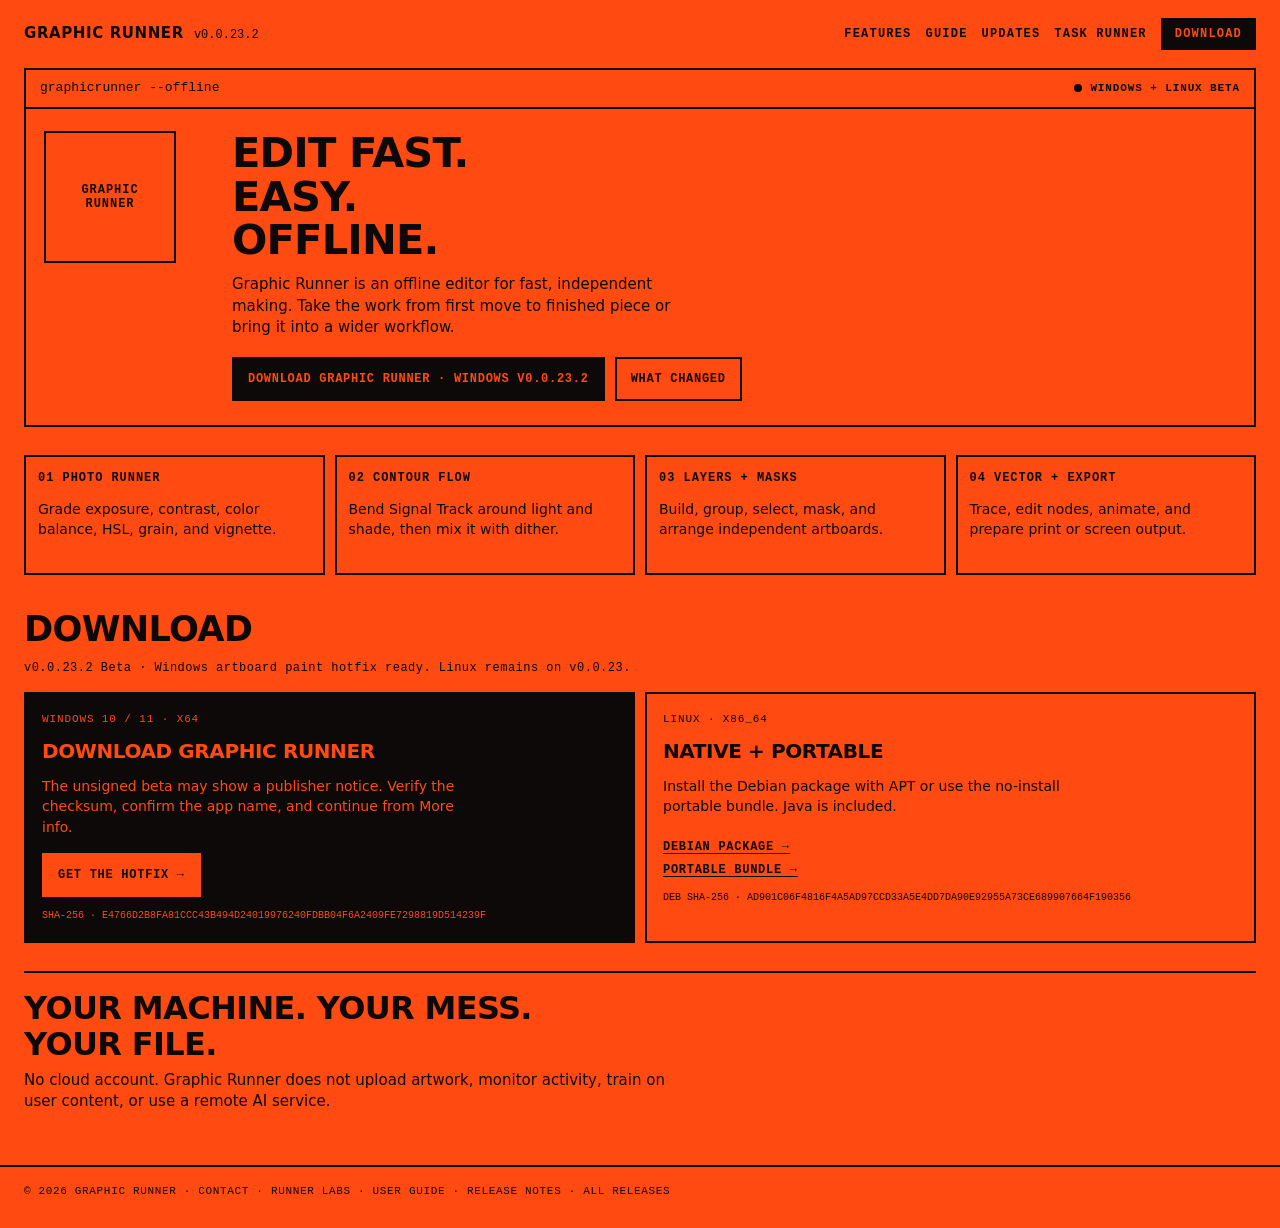
<file: index.html>
<!doctype html>
<html lang="en">
<head>
  <meta charset="utf-8">
  <meta name="viewport" content="width=device-width, initial-scale=1">
  <meta name="theme-color" content="#ff4b12">
  <meta name="description" content="Graphic Runner v0.0.23.2 Beta restores painting and layer controls across multiple artboards.">
  <link rel="canonical" href="https://runnerlabs.github.io/graphic-runner/">
  <meta property="og:type" content="website">
  <meta property="og:site_name" content="Graphic Runner">
  <meta property="og:title" content="Graphic Runner - Edit fast. Easy. Offline.">
  <meta property="og:description" content="Make graphics offline. Fast, local, yours.">
  <meta property="og:url" content="https://runnerlabs.github.io/graphic-runner/">
  <meta property="og:image" content="https://runnerlabs.github.io/graphic-runner/assets/graphic-runner-social-card-orange.png">
  <meta property="og:image:width" content="1200">
  <meta property="og:image:height" content="630">
  <meta property="og:image:alt" content="Graphic Runner public beta">
  <meta name="twitter:card" content="summary_large_image">
  <meta name="twitter:title" content="Graphic Runner - Edit fast. Easy. Offline.">
  <meta name="twitter:description" content="Make graphics offline. Fast, local, yours.">
  <meta name="twitter:image" content="https://runnerlabs.github.io/graphic-runner/assets/graphic-runner-social-card-orange.png">
  <title>Graphic Runner - Edit fast. Easy. Offline.</title>
  <link rel="icon" type="image/png" href="assets/graphic-runner-ember-gr.png">
  <link rel="apple-touch-icon" href="assets/graphic-runner-ember-gr.png">
  <style>
    :root {
      --field: #ff4b12;
      --ink: #0d0908;
      --pad: 24px;
      --max: 1280px;
      --font: "IBM Plex Sans", "Segoe UI", system-ui, sans-serif;
      --mono: "IBM Plex Mono", "SFMono-Regular", Consolas, monospace;
    }
    *, *::before, *::after { box-sizing: border-box; }
    html { color-scheme: light; scroll-behavior: smooth; }
    body { margin: 0; min-height: 100vh; color: var(--ink); background: var(--field); font-family: var(--font); font-size: 16px; line-height: 1.45; -webkit-font-smoothing: antialiased; }
    a { color: inherit; text-decoration: none; }
    h1, h2, h3, p { margin: 0; }
    h1, h2, h3 { font-weight: 800; letter-spacing: -.02em; text-transform: uppercase; }
    code { font-family: var(--mono); }
    .skip-link { position: fixed; top: -70px; left: 16px; z-index: 10; padding: 10px 14px; color: var(--field); background: var(--ink); font: 700 12px/1 var(--mono); text-transform: uppercase; }
    .skip-link:focus { top: 12px; }
    :focus-visible { outline: 3px solid var(--ink); outline-offset: 3px; }
    .nav { max-width: var(--max); margin: 0 auto; padding: 18px var(--pad); display: flex; align-items: center; justify-content: space-between; gap: 16px; }
    .nav-brand { display: flex; align-items: baseline; gap: 10px; }
    .nav-brand .name { font-size: 15px; font-weight: 800; letter-spacing: .04em; text-transform: uppercase; }
    .nav-brand .ver { font: 12px/1 var(--mono); }
    .nav-links { display: flex; align-items: center; gap: 14px; font: 700 12px/1 var(--mono); letter-spacing: .1em; text-transform: uppercase; }
    .nav-cta { display: inline-block; padding: 8px 12px; color: var(--field); background: var(--ink); border: 2px solid var(--ink); }
    main { max-width: var(--max); margin: 0 auto; padding: 0 var(--pad) 48px; display: flex; flex-direction: column; gap: 28px; }
    .hero-card { border: 2px solid var(--ink); background: var(--field); }
    .hero-bar { display: flex; align-items: center; justify-content: space-between; gap: 12px; padding: 10px 14px; border-bottom: 2px solid var(--ink); font: 13px/1.3 var(--mono); }
    .status { display: inline-flex; align-items: center; gap: 8px; font-size: 11px; font-weight: 700; letter-spacing: .08em; text-transform: uppercase; }
    .dot { width: 8px; height: 8px; border-radius: 50%; background: var(--ink); }
    .hero-body { display: grid; grid-template-columns: minmax(110px, 160px) 1fr; gap: 20px 28px; padding: 22px 18px 24px; }
    .hero-mark { width: 132px; aspect-ratio: 1; display: grid; place-items: center; padding: 10px; border: 2px solid var(--ink); font: 800 12px/1.2 var(--mono); letter-spacing: .08em; text-align: center; text-transform: uppercase; }
    .hero-copy h1 { max-width: 16ch; margin-bottom: 12px; font-size: clamp(1.7rem, 3.6vw, 2.6rem); line-height: 1.05; }
    .lede { max-width: 48ch; margin-bottom: 18px; font-size: 15px; }
    .hero-ctas { display: flex; flex-wrap: wrap; gap: 10px; }
    .btn { display: inline-flex; min-height: 44px; align-items: center; justify-content: center; padding: 10px 14px; border: 2px solid var(--ink); border-radius: 0; font: 700 12px/1.2 var(--mono); letter-spacing: .06em; text-align: center; text-transform: uppercase; }
    .btn-ink { color: var(--field); background: var(--ink); }
    .btn-outline { color: var(--ink); background: var(--field); }
    .btn:hover, .btn:focus-visible { outline: 2px solid var(--ink); outline-offset: 2px; }
    .features { display: grid; grid-template-columns: repeat(4, minmax(0, 1fr)); gap: 10px; }
    .feature { min-height: 120px; padding: 14px 12px 16px; border: 2px solid var(--ink); background: var(--field); }
    .feature .label { margin-bottom: 12px; font: 700 12px/1.3 var(--mono); letter-spacing: .08em; text-transform: uppercase; }
    .feature p { font-size: 14px; }
    .section-title { margin-bottom: 6px; font-size: clamp(1.6rem, 3vw, 2.2rem); }
    .section-sub { margin-bottom: 14px; font: 12px/1.45 var(--mono); letter-spacing: .04em; }
    .download-grid { display: grid; grid-template-columns: 1fr 1fr; gap: 10px; }
    .download-card { padding: 18px 16px; border: 2px solid var(--ink); }
    .download-card.primary { color: var(--field); background: var(--ink); }
    .download-card.secondary { color: var(--ink); background: var(--field); }
    .download-meta { margin-bottom: 10px; font: 11px/1.4 var(--mono); letter-spacing: .08em; text-transform: uppercase; }
    .download-card h3 { margin-bottom: 10px; font-size: 1.25rem; }
    .download-note { max-width: 48ch; margin-bottom: 16px; font-size: 14px; }
    .download-card.primary .btn { color: var(--ink); background: var(--field); border-color: var(--field); }
    .text-link { font: 700 12px/1.4 var(--mono); letter-spacing: .06em; text-decoration: underline; text-underline-offset: 3px; text-transform: uppercase; }
    .checksum { display: block; margin-top: 12px; font: 10px/1.45 var(--mono); overflow-wrap: anywhere; }
    .trust { padding: 18px 0 4px; border-top: 2px solid var(--ink); }
    .trust h2 { max-width: 24ch; margin-bottom: 8px; font-size: clamp(1.4rem, 3vw, 2rem); line-height: 1.1; }
    .trust p { max-width: 68ch; font-size: 15px; }
    .foot { max-width: var(--max); margin: 0 auto; padding: 16px var(--pad) 28px; border-top: 2px solid var(--ink); font: 11px/1.5 var(--mono); letter-spacing: .06em; text-transform: uppercase; }
    .foot a:hover { text-decoration: underline; }
    @media (max-width: 860px) { .hero-body { grid-template-columns: 1fr; } .features { grid-template-columns: 1fr 1fr; } .download-grid { grid-template-columns: 1fr; } }
    @media (max-width: 560px) { .nav { flex-wrap: wrap; } .nav-links { flex-wrap: wrap; gap: 10px; line-height: 1.35; } .features { grid-template-columns: 1fr; } .hero-ctas { flex-direction: column; } .hero-mark { width: 118px; } }
    @media (prefers-reduced-motion: reduce) { html { scroll-behavior: auto; } }
  </style>
</head>
<body>
  <a class="skip-link" href="#main">Skip to content</a>
  <header class="nav">
    <div class="nav-brand"><a class="name" href="./">Graphic Runner</a><span class="ver">v0.0.23.2</span></div>
    <nav class="nav-links" aria-label="Primary"><a href="#features">Features</a><a href="https://github.com/RunnerLabs/graphic-runner/blob/main/README.md">Guide</a><a href="https://github.com/RunnerLabs/graphic-runner/releases/tag/v0.0.23.2">Updates</a><a href="https://runnerlabs.github.io/task-runner/">Task Runner</a><a class="nav-cta" href="#download">Download</a></nav>
  </header>
  <main id="main">
    <section class="hero-card" aria-label="Hero">
      <div class="hero-bar"><code>graphicrunner --offline</code><span class="status"><span class="dot" aria-hidden="true"></span>Windows + Linux beta</span></div>
      <div class="hero-body">
        <div class="hero-mark" aria-label="Graphic Runner">Graphic Runner</div>
        <div class="hero-copy">
          <h1>Edit fast.<br>Easy.<br>Offline.</h1>
          <p class="lede">Graphic Runner is an offline editor for fast, independent making. Take the work from first move to finished piece or bring it into a wider workflow.</p>
          <div class="hero-ctas"><a class="btn btn-ink" href="https://github.com/RunnerLabs/graphic-runner/releases/download/v0.0.23.2/GraphicRunner-0.0.23.2-Windows-Setup.exe">Download Graphic Runner · Windows v0.0.23.2</a><a class="btn btn-outline" href="https://github.com/RunnerLabs/graphic-runner/releases/tag/v0.0.23.2">What changed</a></div>
        </div>
      </div>
    </section>
    <section class="features" id="features" aria-label="Features">
      <article class="feature"><p class="label">01 Photo Runner</p><p>Grade exposure, contrast, color balance, HSL, grain, and vignette.</p></article>
      <article class="feature"><p class="label">02 Contour Flow</p><p>Bend Signal Track around light and shade, then mix it with dither.</p></article>
      <article class="feature"><p class="label">03 Layers + masks</p><p>Build, group, select, mask, and arrange independent artboards.</p></article>
      <article class="feature"><p class="label">04 Vector + export</p><p>Trace, edit nodes, animate, and prepare print or screen output.</p></article>
    </section>
    <section class="download" id="download" aria-label="Download">
      <h2 class="section-title">Download</h2>
      <p class="section-sub">v0.0.23.2 Beta · Windows artboard paint hotfix ready. Linux remains on v0.0.23.</p>
      <div class="download-grid">
        <article class="download-card primary">
          <p class="download-meta">Windows 10 / 11 · x64</p><h3>Download Graphic Runner</h3><p class="download-note">The unsigned beta may show a publisher notice. Verify the checksum, confirm the app name, and continue from More info.</p>
          <a class="btn" href="https://github.com/RunnerLabs/graphic-runner/releases/download/v0.0.23.2/GraphicRunner-0.0.23.2-Windows-Setup.exe">Get the hotfix →</a><span class="checksum">SHA-256 · E4766D2B8FA81CCC43B494D24019976240FDBB04F6A2409FE7298819D514239F</span>
        </article>
        <article class="download-card secondary">
          <p class="download-meta">Linux · x86_64</p><h3>Native + portable</h3><p class="download-note">Install the Debian package with APT or use the no-install portable bundle. Java is included.</p>
          <a class="text-link" href="https://github.com/RunnerLabs/graphic-runner/releases/download/v0.0.23/graphicrunner_0.0.23-1_amd64.deb">Debian package →</a><br><a class="text-link" href="https://github.com/RunnerLabs/graphic-runner/releases/download/v0.0.23/GraphicRunner-Linux-x64-0.0.23.tar.gz">Portable bundle →</a><span class="checksum">DEB SHA-256 · AD901C06F4816F4A5AD97CCD33A5E4DD7DA90E92955A73CE689907664F190356</span>
        </article>
      </div>
    </section>
    <section class="trust" aria-label="Trust"><h2>Your machine. Your mess. Your file.</h2><p>No cloud account. Graphic Runner does not upload artwork, monitor activity, train on user content, or use a remote AI service.</p></section>
  </main>
  <footer class="foot"><p>© 2026 Graphic Runner · <a href="mailto:taskmaster@trunner.net">Contact</a> · <a href="https://trunner.net/">Runner Labs</a> · <a href="https://github.com/RunnerLabs/graphic-runner/blob/main/README.md">User guide</a> · <a href="https://github.com/RunnerLabs/graphic-runner/releases/tag/v0.0.23.2">Release notes</a> · <a href="https://github.com/RunnerLabs/graphic-runner/releases">All releases</a></p></footer>
</body>
</html>
</file>
